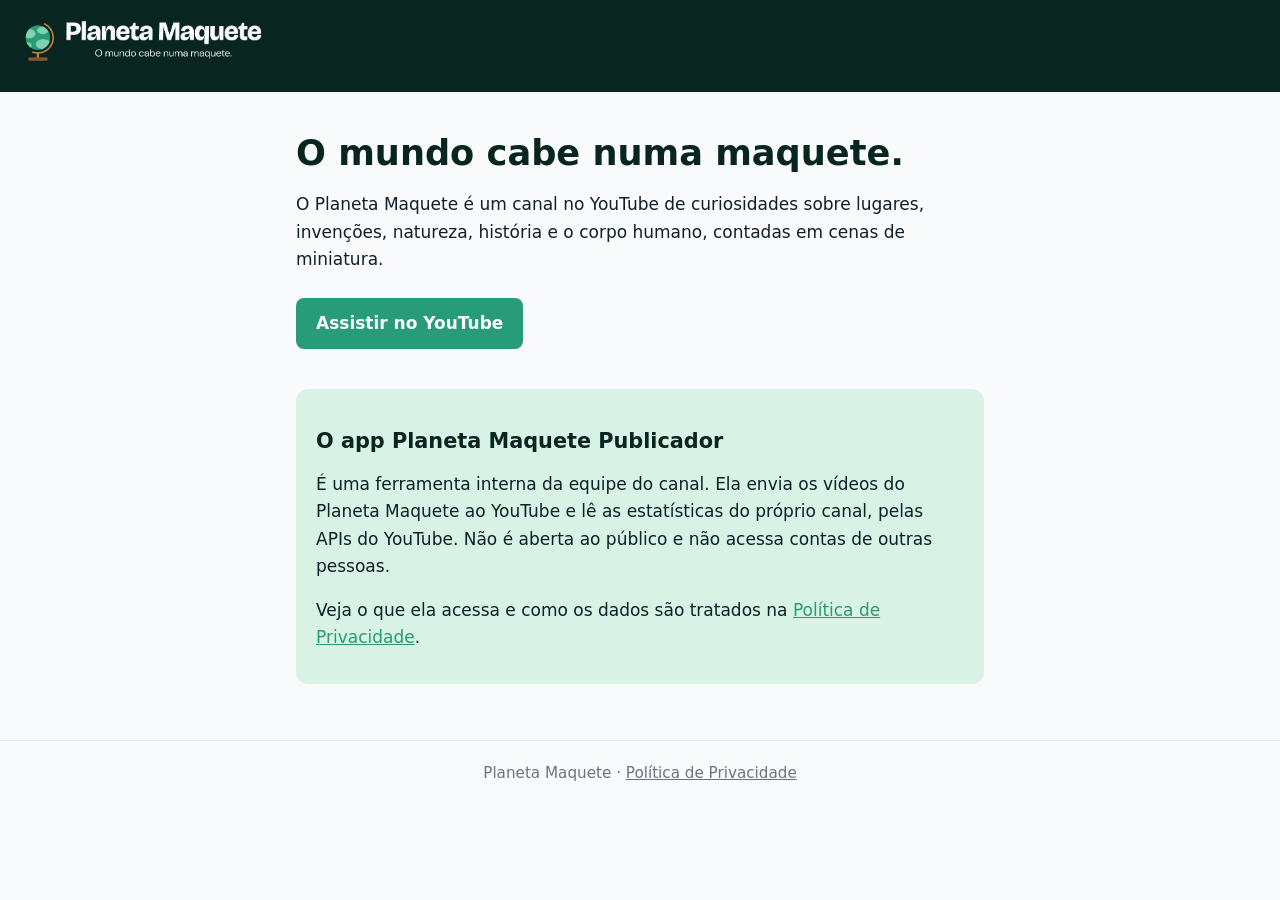
<file: index.html>
<!doctype html>
<html lang="pt-BR">
<head>
  <meta charset="utf-8">
  <meta name="viewport" content="width=device-width, initial-scale=1">
  <title>Planeta Maquete</title>
  <meta name="description" content="Planeta Maquete: curiosidades do mundo contadas em cenas de miniatura, no YouTube.">
  <link rel="stylesheet" href="estilo.css">
</head>
<body>
  <header>
    <a href="./"><img src="logo.png" alt="Planeta Maquete"></a>
  </header>

  <main>
    <h1>O mundo cabe numa maquete.</h1>
    <p>O Planeta Maquete é um canal no YouTube de curiosidades sobre lugares, invenções, natureza, história e o corpo humano, contadas em cenas de miniatura.</p>
    <a class="botao" href="https://www.youtube.com/channel/UC1Fy8qblEAwT-MogzYuesxg">Assistir no YouTube</a>

    <div class="caixa">
      <h2>O app Planeta Maquete Publicador</h2>
      <p>É uma ferramenta interna da equipe do canal. Ela envia os vídeos do Planeta Maquete ao YouTube e lê as estatísticas do próprio canal, pelas APIs do YouTube. Não é aberta ao público e não acessa contas de outras pessoas.</p>
      <p>Veja o que ela acessa e como os dados são tratados na <a href="privacidade.html">Política de Privacidade</a>.</p>
    </div>
  </main>

  <footer>
    Planeta Maquete · <a href="privacidade.html">Política de Privacidade</a>
  </footer>
</body>
</html>
</file>
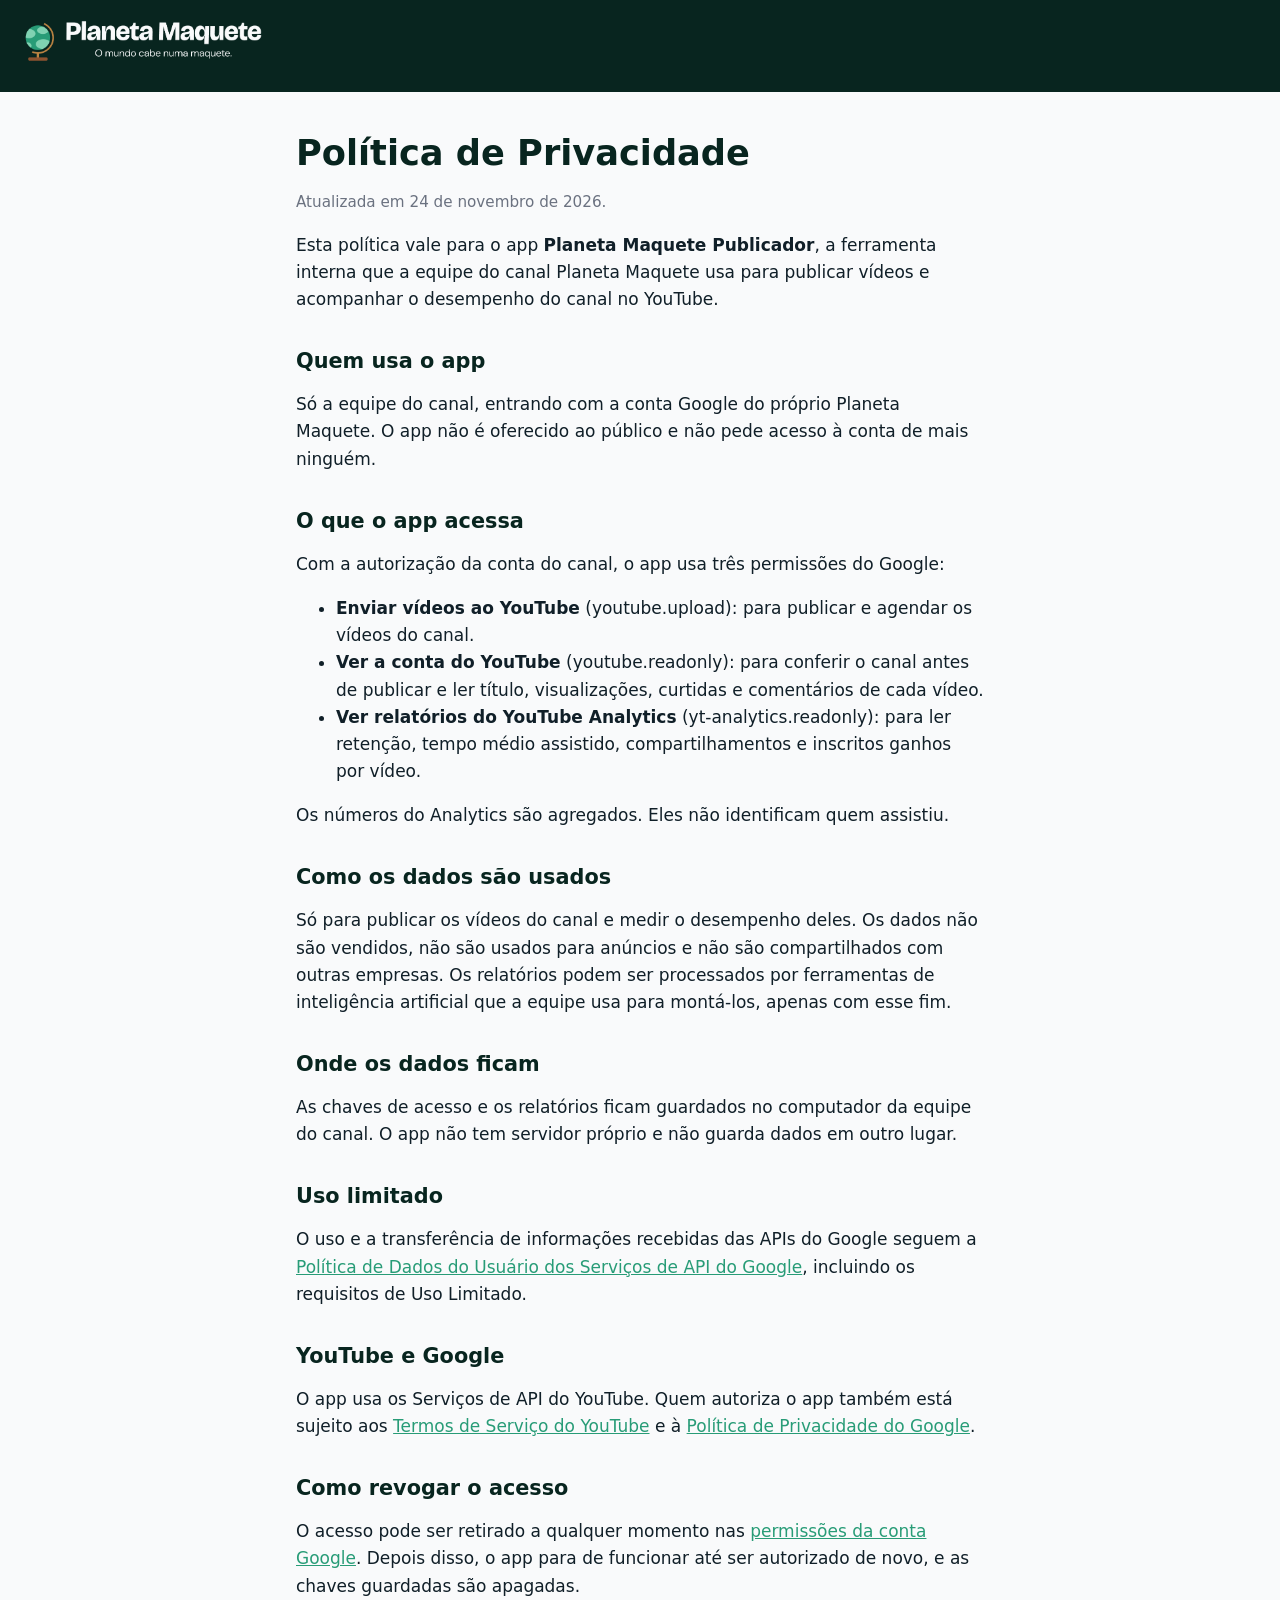
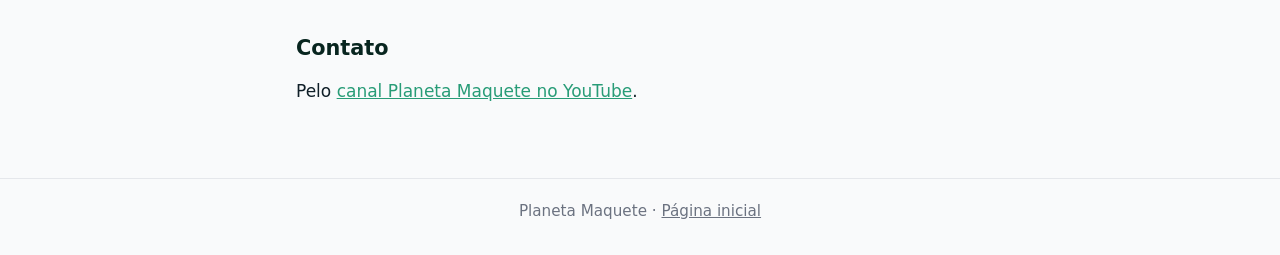
<file: privacidade.html>
<!doctype html>
<html lang="pt-BR">
<head>
  <meta charset="utf-8">
  <meta name="viewport" content="width=device-width, initial-scale=1">
  <title>Política de Privacidade · Planeta Maquete</title>
  <meta name="description" content="Política de Privacidade do app Planeta Maquete Publicador.">
  <link rel="stylesheet" href="estilo.css">
</head>
<body>
  <header>
    <a href="./"><img src="logo.png" alt="Planeta Maquete"></a>
  </header>

  <main>
    <h1>Política de Privacidade</h1>
    <p class="data">Atualizada em 24 de novembro de 2026.</p>

    <p>Esta política vale para o app <strong>Planeta Maquete Publicador</strong>, a ferramenta interna que a equipe do canal Planeta Maquete usa para publicar vídeos e acompanhar o desempenho do canal no YouTube.</p>

    <h2>Quem usa o app</h2>
    <p>Só a equipe do canal, entrando com a conta Google do próprio Planeta Maquete. O app não é oferecido ao público e não pede acesso à conta de mais ninguém.</p>

    <h2>O que o app acessa</h2>
    <p>Com a autorização da conta do canal, o app usa três permissões do Google:</p>
    <ul>
      <li><strong>Enviar vídeos ao YouTube</strong> (youtube.upload): para publicar e agendar os vídeos do canal.</li>
      <li><strong>Ver a conta do YouTube</strong> (youtube.readonly): para conferir o canal antes de publicar e ler título, visualizações, curtidas e comentários de cada vídeo.</li>
      <li><strong>Ver relatórios do YouTube Analytics</strong> (yt-analytics.readonly): para ler retenção, tempo médio assistido, compartilhamentos e inscritos ganhos por vídeo.</li>
    </ul>
    <p>Os números do Analytics são agregados. Eles não identificam quem assistiu.</p>

    <h2>Como os dados são usados</h2>
    <p>Só para publicar os vídeos do canal e medir o desempenho deles. Os dados não são vendidos, não são usados para anúncios e não são compartilhados com outras empresas. Os relatórios podem ser processados por ferramentas de inteligência artificial que a equipe usa para montá-los, apenas com esse fim.</p>

    <h2>Onde os dados ficam</h2>
    <p>As chaves de acesso e os relatórios ficam guardados no computador da equipe do canal. O app não tem servidor próprio e não guarda dados em outro lugar.</p>

    <h2>Uso limitado</h2>
    <p>O uso e a transferência de informações recebidas das APIs do Google seguem a <a href="https://developers.google.com/terms/api-services-user-data-policy">Política de Dados do Usuário dos Serviços de API do Google</a>, incluindo os requisitos de Uso Limitado.</p>

    <h2>YouTube e Google</h2>
    <p>O app usa os Serviços de API do YouTube. Quem autoriza o app também está sujeito aos <a href="https://www.youtube.com/t/terms">Termos de Serviço do YouTube</a> e à <a href="https://policies.google.com/privacy">Política de Privacidade do Google</a>.</p>

    <h2>Como revogar o acesso</h2>
    <p>O acesso pode ser retirado a qualquer momento nas <a href="https://security.google.com/settings/security/permissions">permissões da conta Google</a>. Depois disso, o app para de funcionar até ser autorizado de novo, e as chaves guardadas são apagadas.</p>

    <h2>Contato</h2>
    <p>Pelo <a href="https://www.youtube.com/channel/UC1Fy8qblEAwT-MogzYuesxg">canal Planeta Maquete no YouTube</a>.</p>
  </main>

  <footer>
    Planeta Maquete · <a href="./">Página inicial</a>
  </footer>
</body>
</html>
</file>
<file: estilo.css>
:root {
  --verde: #289C77;
  --verde-escuro: #08251F;
  --menta: #D8F3E5;
  --cinza: #6B7280;
  --fundo: #F9FAFB;
  --texto: #101F28;
}

* { box-sizing: border-box; }

body {
  margin: 0;
  background: var(--fundo);
  color: var(--texto);
  font-family: "DM Sans", system-ui, -apple-system, "Segoe UI", Roboto, sans-serif;
  font-size: 17px;
  line-height: 1.6;
}

header {
  background: var(--verde-escuro);
  padding: 20px 16px;
}

header a { display: inline-block; }
header img { height: 44px; width: auto; display: block; }

main {
  max-width: 720px;
  margin: 0 auto;
  padding: 40px 16px 56px;
}

h1, h2 {
  font-family: "Bricolage Grotesque", system-ui, -apple-system, "Segoe UI", sans-serif;
  color: var(--verde-escuro);
  line-height: 1.2;
}

h1 { font-size: 2.2rem; margin: 0 0 16px; }
h2 { font-size: 1.3rem; margin: 36px 0 8px; }

a { color: var(--verde); }

.botao {
  display: inline-block;
  background: var(--verde);
  color: var(--fundo);
  text-decoration: none;
  font-weight: 700;
  padding: 12px 20px;
  border-radius: 8px;
  margin: 8px 0 0;
}

.caixa {
  background: var(--menta);
  border-radius: 12px;
  padding: 4px 20px 16px;
  margin-top: 40px;
}

.data { color: var(--cinza); font-size: 0.95rem; }

footer {
  border-top: 1px solid #E5E7EB;
  color: var(--cinza);
  font-size: 0.95rem;
  padding: 20px 16px 32px;
  text-align: center;
}

footer a { color: var(--cinza); }
</file>
